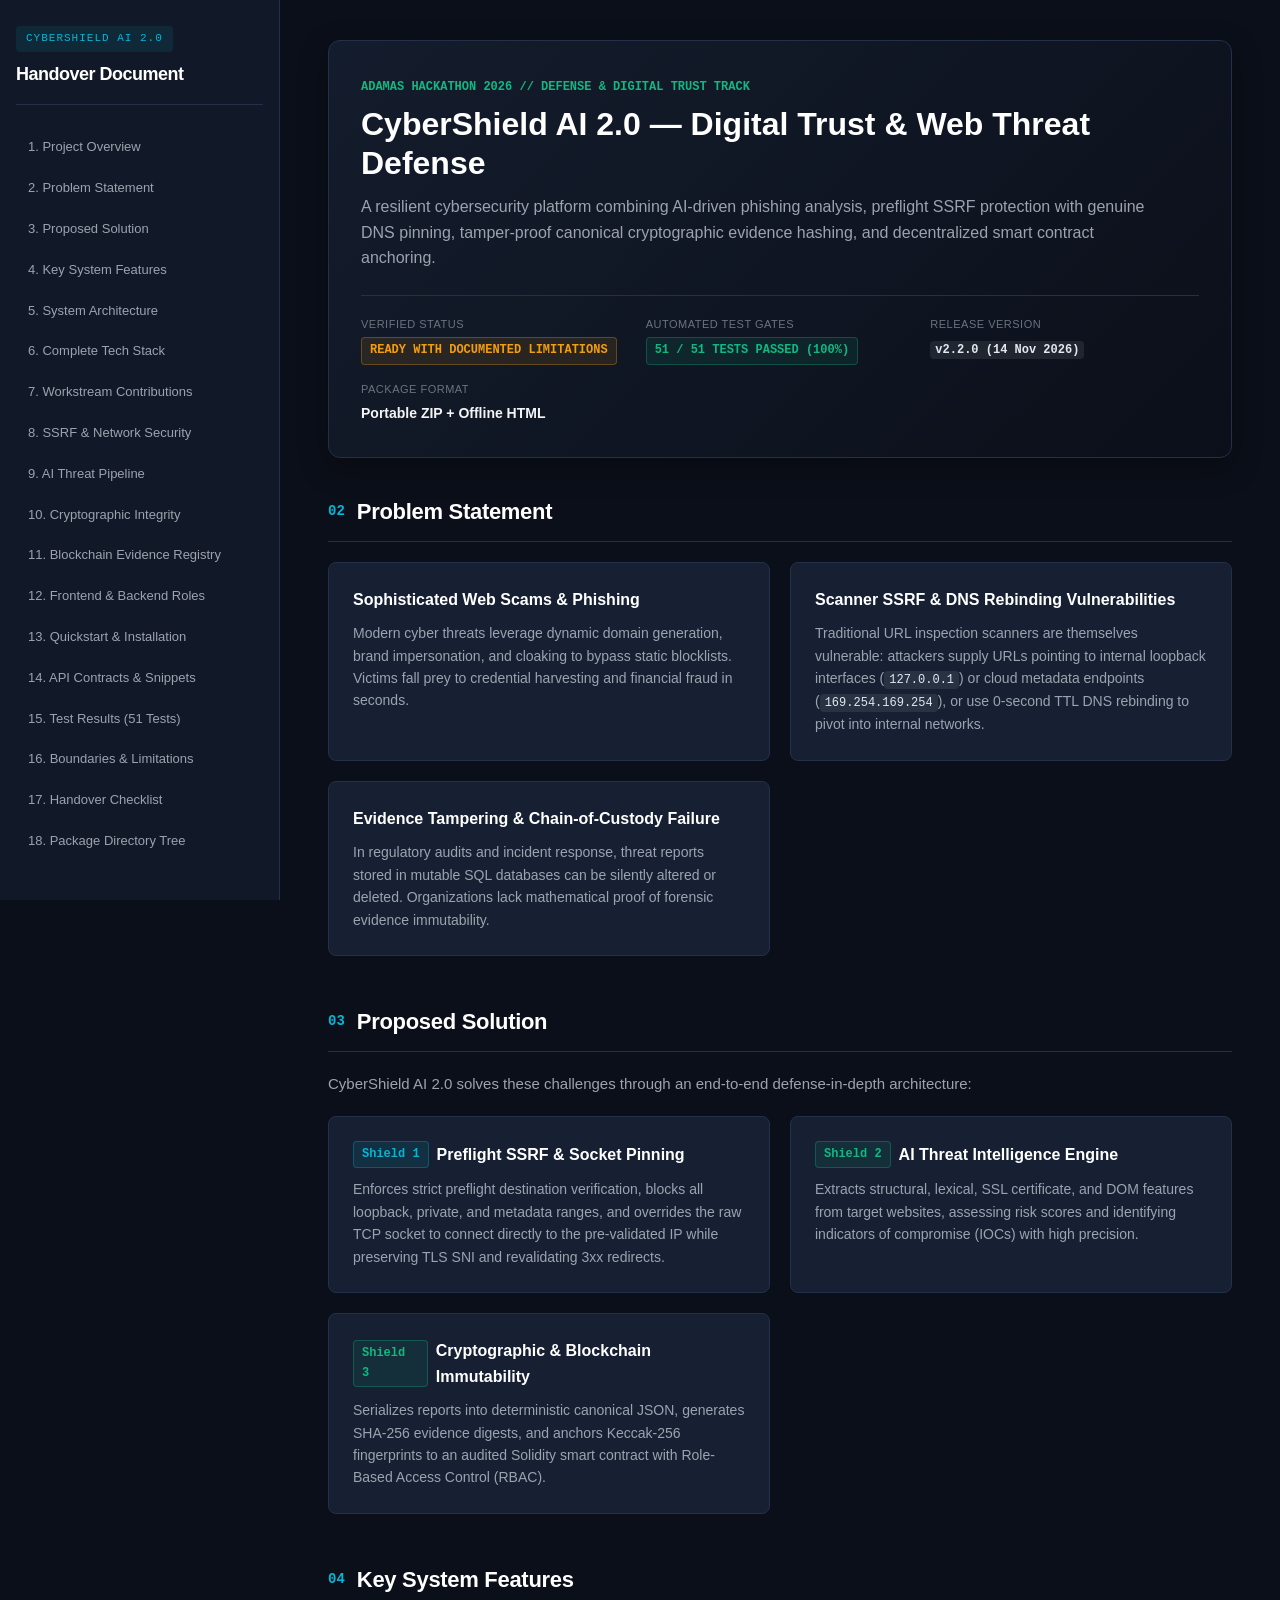
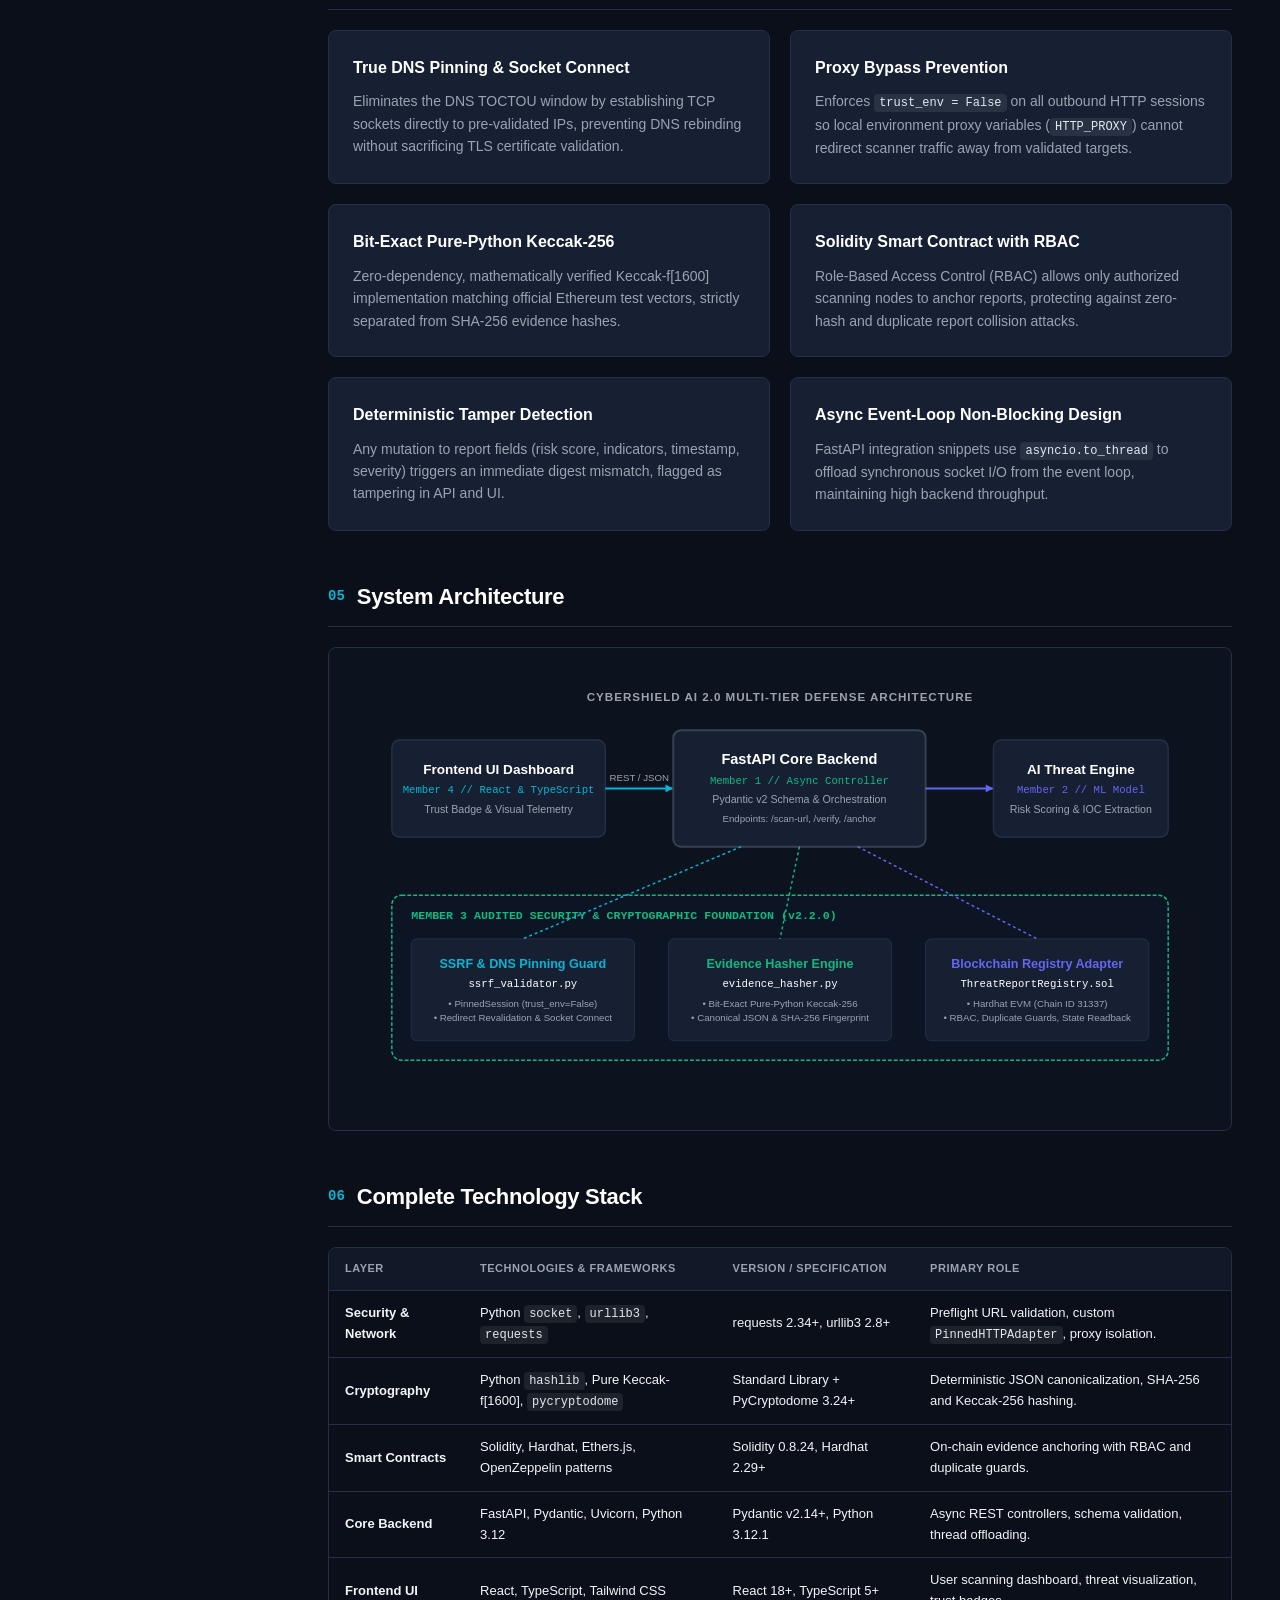
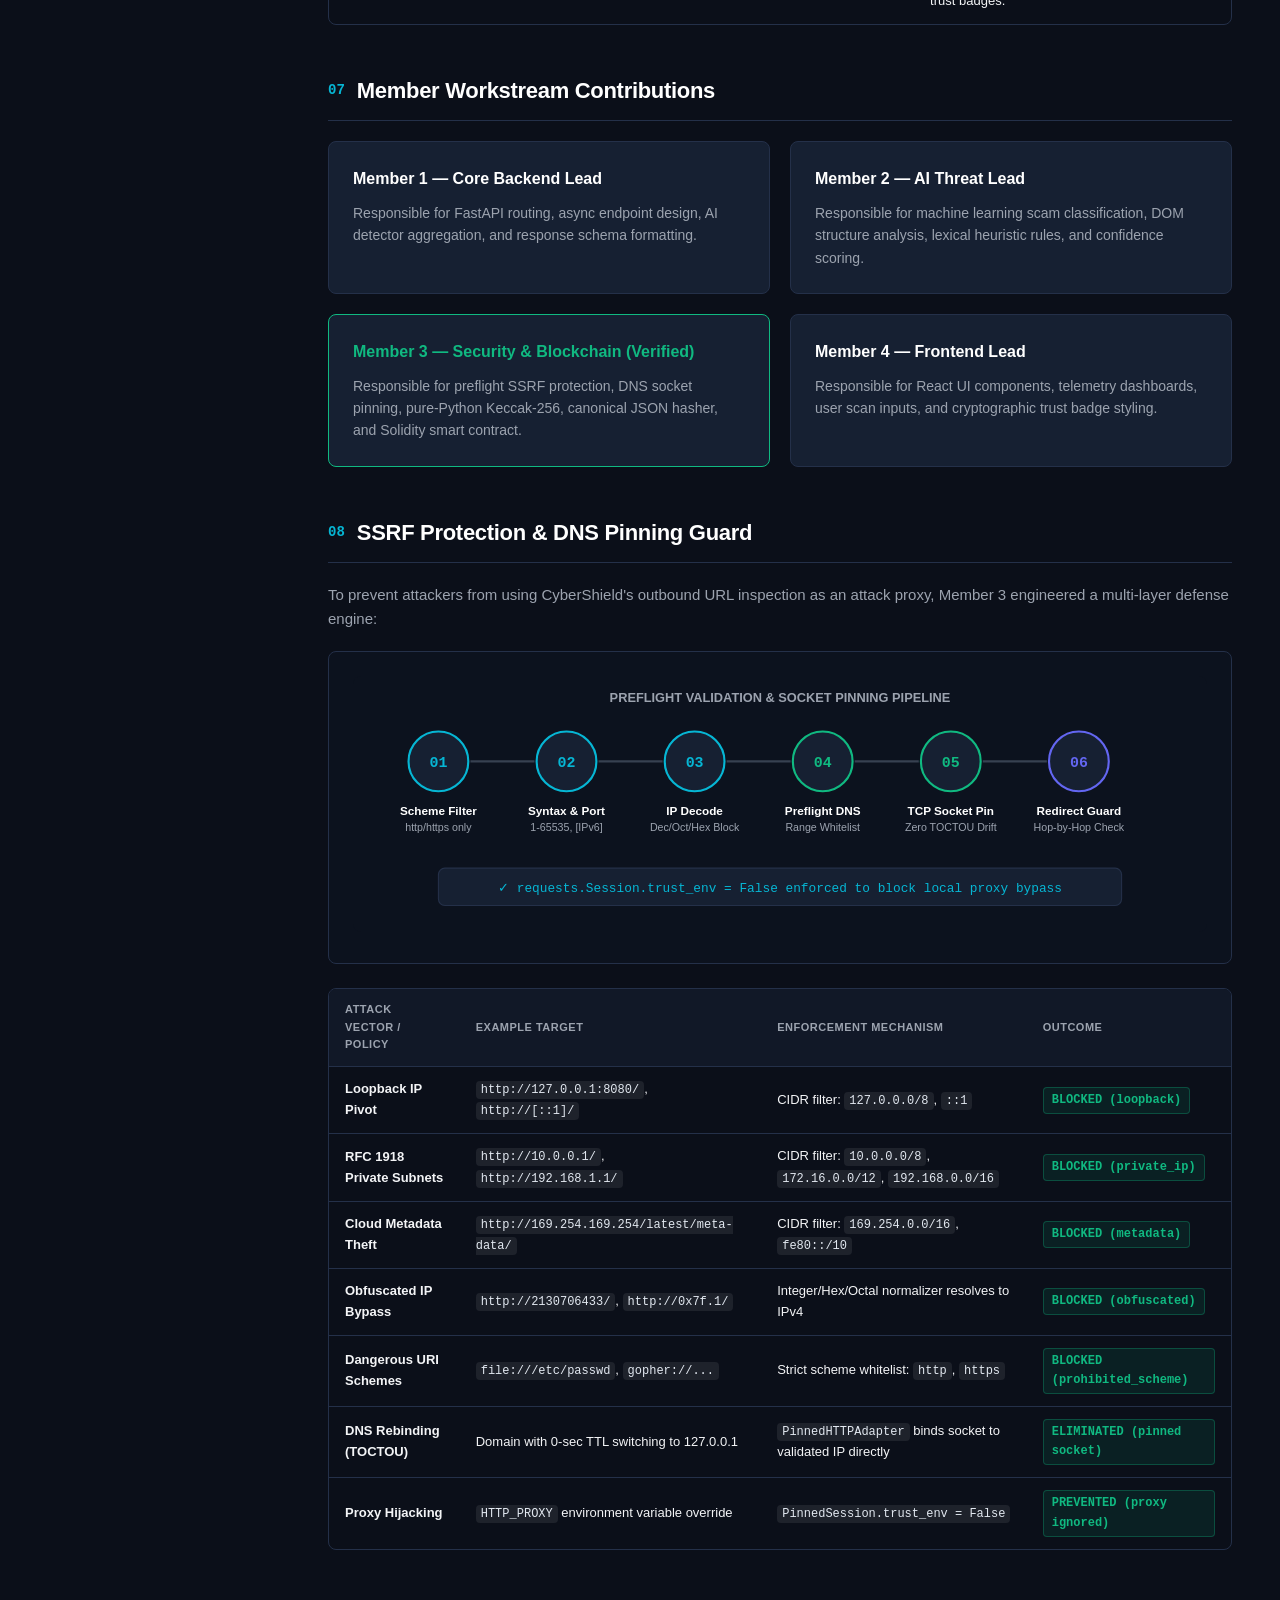
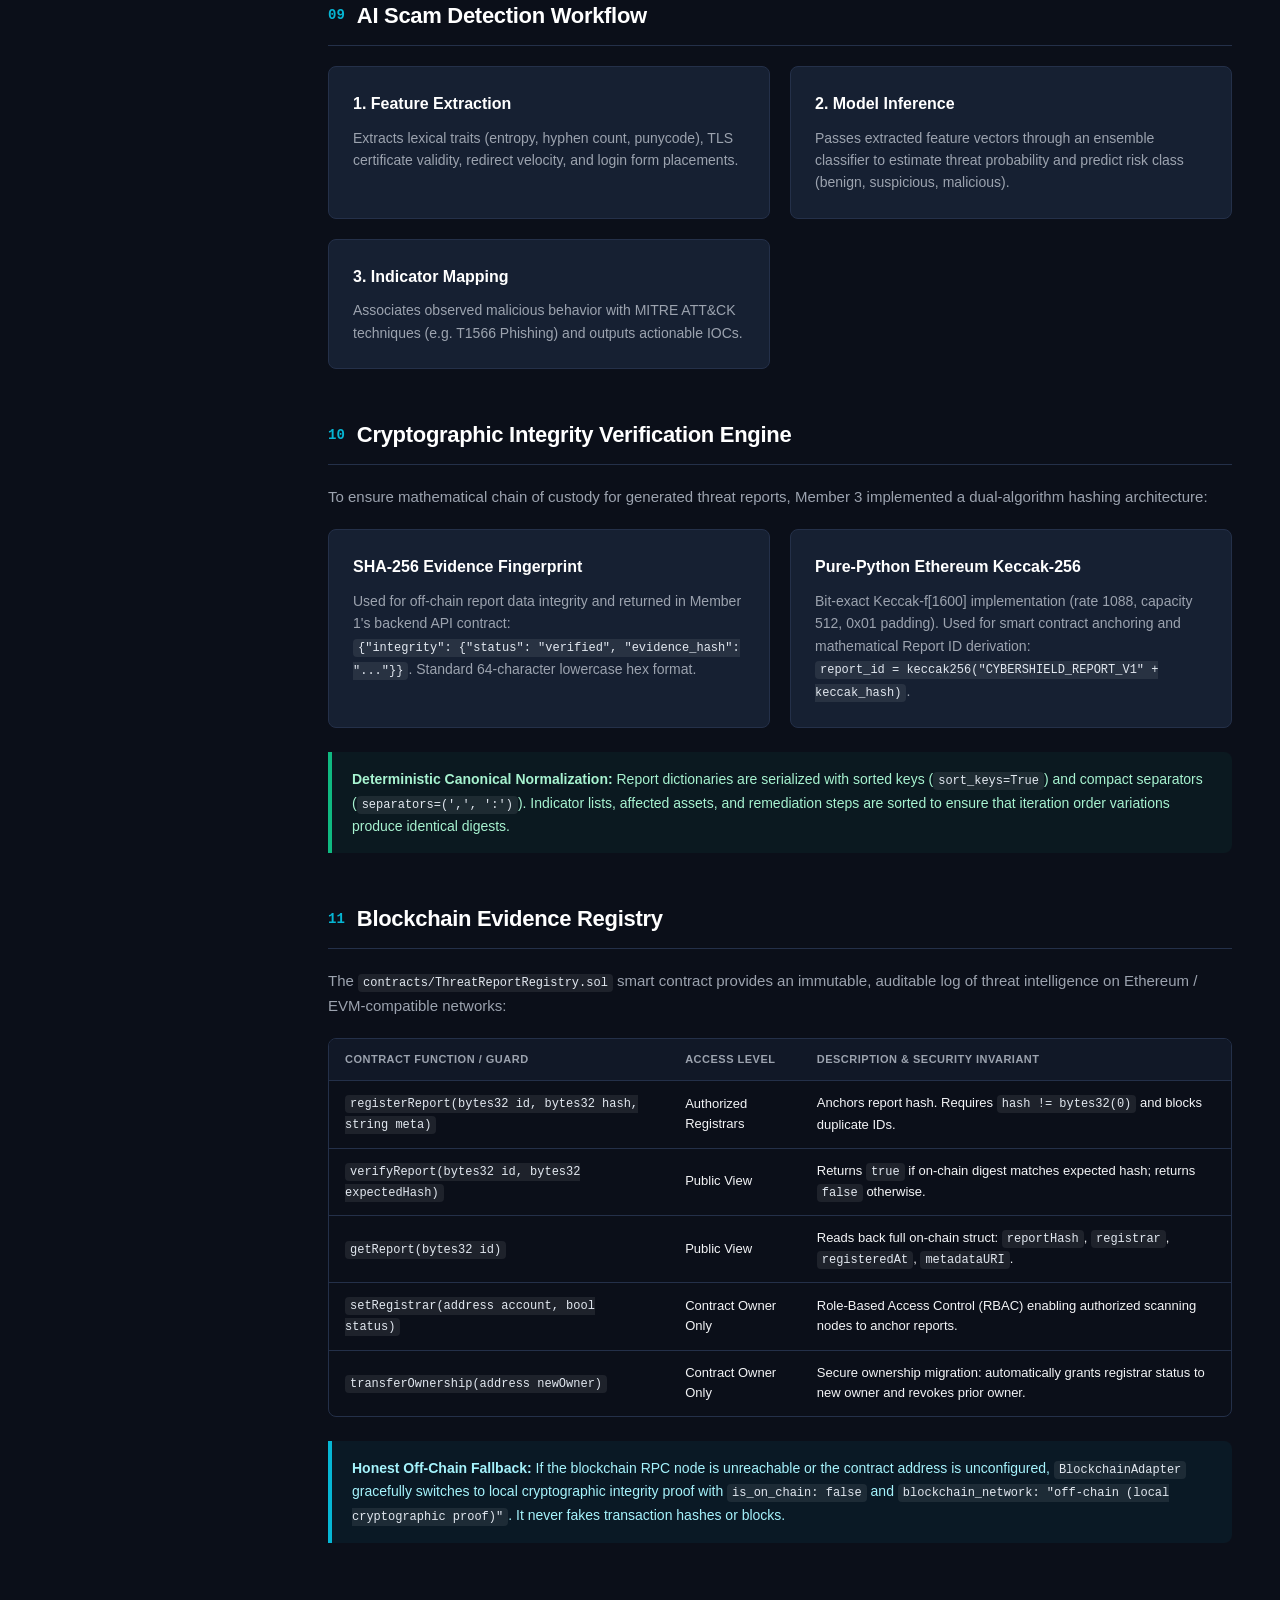
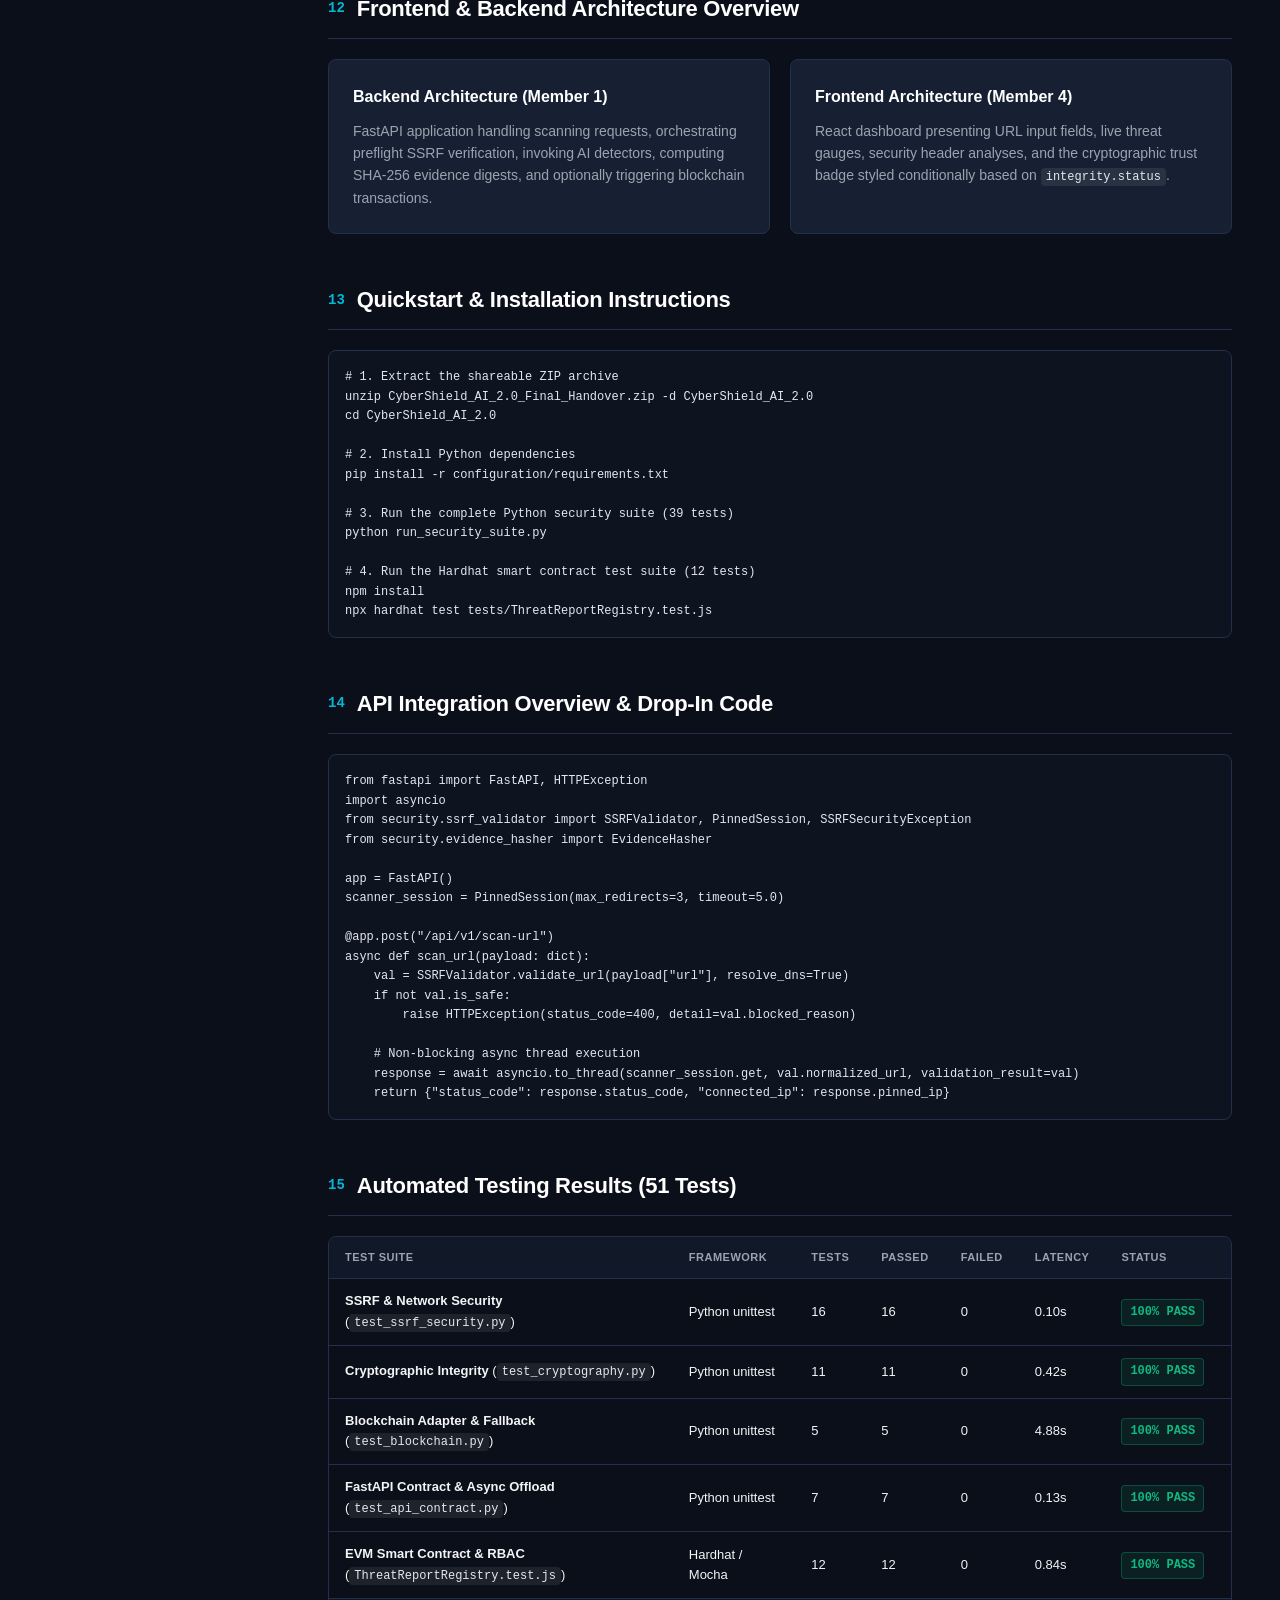
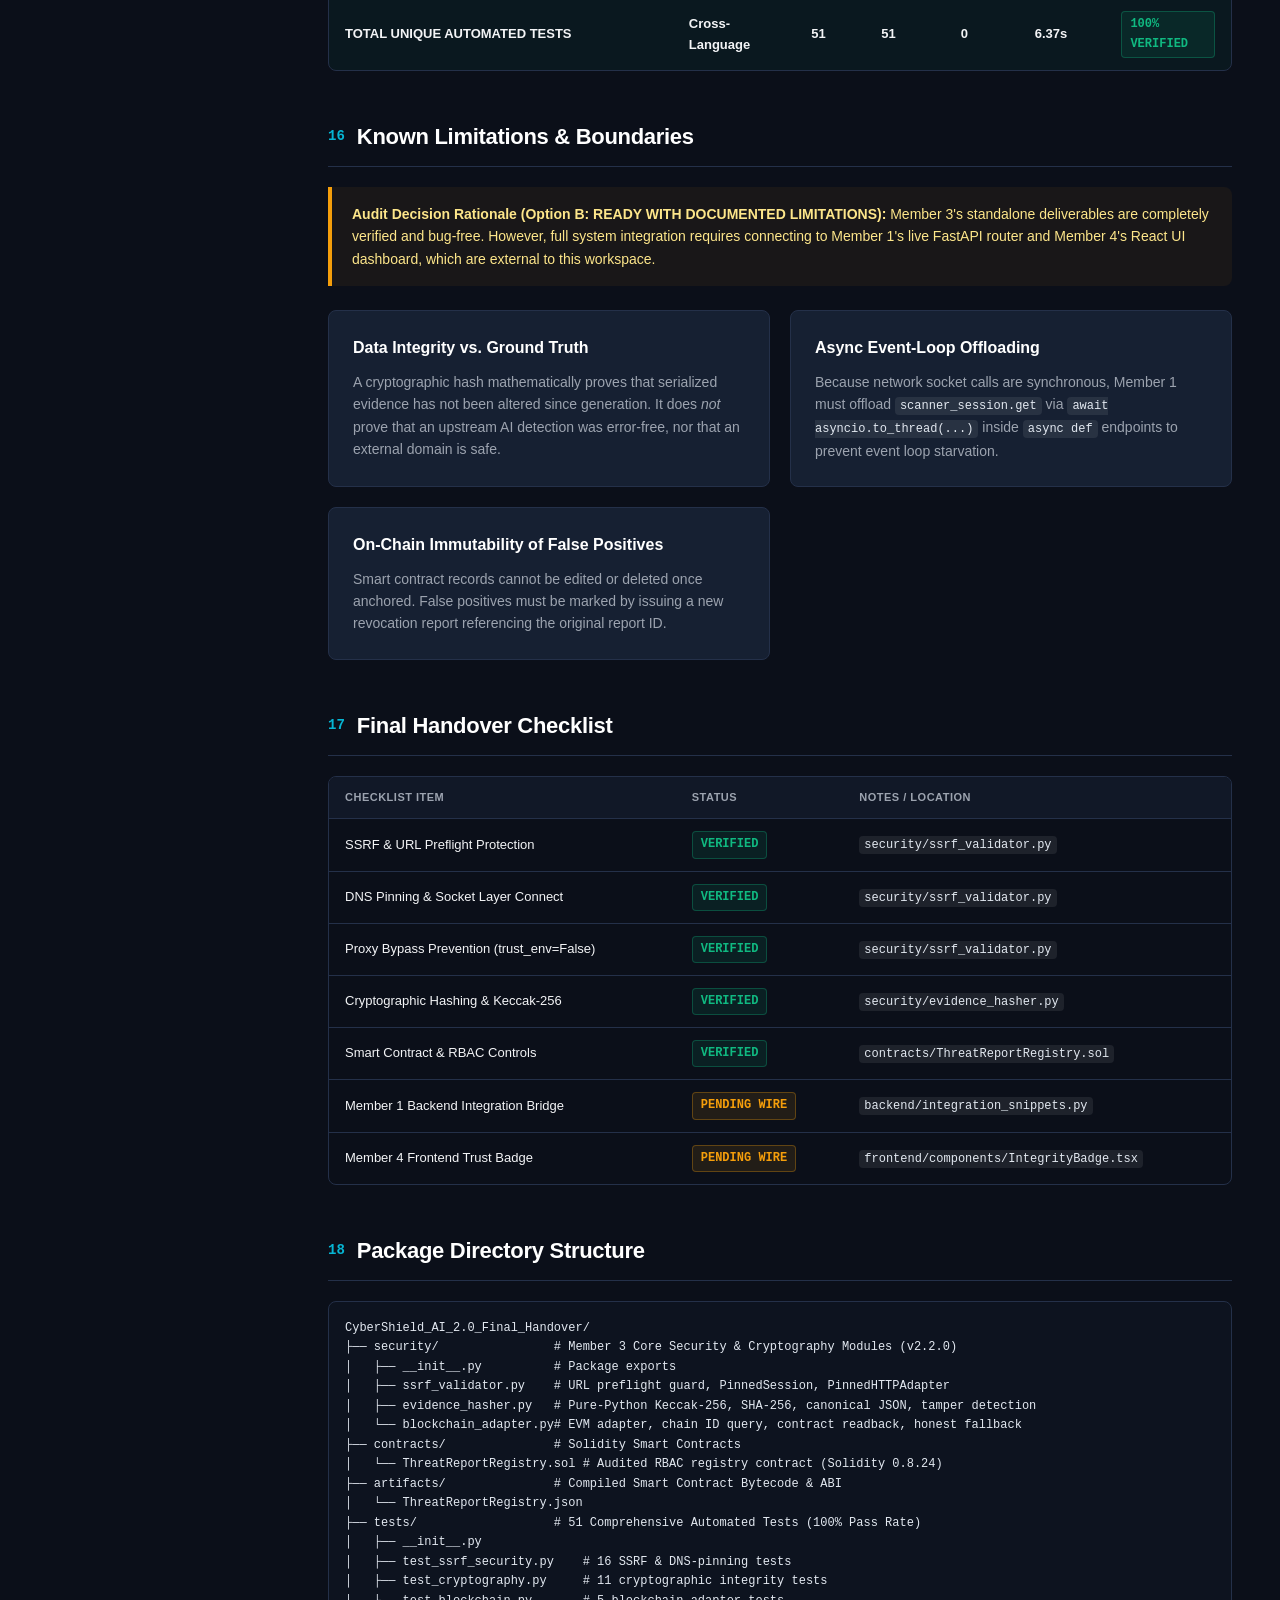
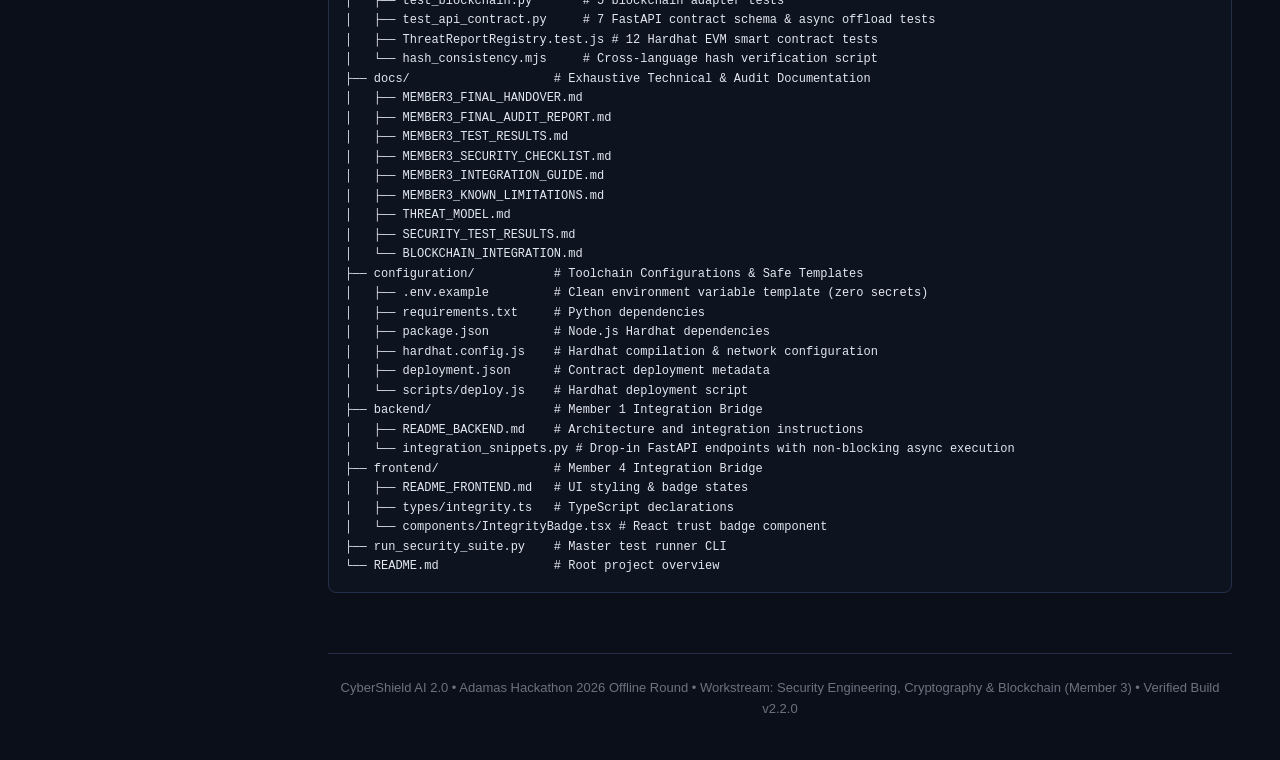
<file: Blockchain/Adamas/FINAL_SHAREABLE_PACKAGE/CyberShield_AI_2.0_Project_Handover.html>
<!DOCTYPE html>
<html lang="en">
<head>
<meta charset="UTF-8">
<meta name="viewport" content="width=device-width, initial-scale=1.0">
<title>CyberShield AI 2.0 — Technical Project Handover & Architecture Document</title>
<style>
  /* ── DESIGN SYSTEM & RESET ─────────────────────────────────────── */
  :root {
    --bg-primary: #0b0f19;
    --bg-secondary: #111827;
    --bg-card: #162032;
    --bg-card-hover: #1e293b;
    --border-color: #243049;
    --border-accent: #374151;
    --text-primary: #f3f4f6;
    --text-secondary: #9ca3af;
    --text-muted: #6b7280;
    --emerald-glow: #10b981;
    --emerald-bg: rgba(16, 185, 129, 0.1);
    --cyan-accent: #06b6d4;
    --cyan-bg: rgba(6, 182, 212, 0.1);
    --indigo-accent: #6366f1;
    --amber-warning: #f59e0b;
    --amber-bg: rgba(245, 158, 11, 0.1);
    --crimson-threat: #ef4444;
    --crimson-bg: rgba(239, 68, 68, 0.1);
    --code-bg: #0d131f;
    --font-sans: -apple-system, BlinkMacSystemFont, "Segoe UI", Roboto, Oxygen, Ubuntu, Cantarell, sans-serif;
    --font-mono: "Cascadia Code", "Fira Code", Consolas, "Courier New", monospace;
  }

  * { box-sizing: border-box; margin: 0; padding: 0; }
  body {
    background-color: var(--bg-primary);
    color: var(--text-primary);
    font-family: var(--font-sans);
    line-height: 1.6;
    font-size: 15px;
  }

  .layout-container { display: flex; min-height: 100vh; }

  .sidebar {
    width: 280px;
    background-color: var(--bg-secondary);
    border-right: 1px solid var(--border-color);
    position: sticky;
    top: 0;
    height: 100vh;
    overflow-y: auto;
    padding: 24px 16px;
    flex-shrink: 0;
  }

  .sidebar-header {
    margin-bottom: 24px;
    padding-bottom: 16px;
    border-bottom: 1px solid var(--border-color);
  }

  .brand-badge {
    display: inline-flex;
    align-items: center;
    gap: 8px;
    font-size: 11px;
    font-family: var(--font-mono);
    text-transform: uppercase;
    letter-spacing: 1px;
    color: var(--cyan-accent);
    background: var(--cyan-bg);
    padding: 4px 10px;
    border-radius: 4px;
    margin-bottom: 8px;
  }

  .brand-title {
    font-size: 18px;
    font-weight: 700;
    color: #fff;
    letter-spacing: -0.5px;
  }

  .nav-list { list-style: none; display: flex; flex-direction: column; gap: 4px; }
  .nav-link {
    display: block;
    color: var(--text-secondary);
    text-decoration: none;
    font-size: 13px;
    padding: 8px 12px;
    border-radius: 6px;
    transition: all 0.15s ease;
  }
  .nav-link:hover { color: #fff; background-color: var(--bg-card); transform: translateX(3px); }

  .main-content {
    flex: 1;
    padding: 40px 48px;
    max-width: 1200px;
  }

  .hero-card {
    background: linear-gradient(135deg, rgba(22, 32, 50, 0.8) 0%, rgba(11, 15, 25, 0.95) 100%);
    border: 1px solid var(--border-color);
    border-radius: 12px;
    padding: 32px;
    margin-bottom: 36px;
    box-shadow: 0 10px 30px rgba(0, 0, 0, 0.3);
  }

  .hero-tag {
    display: inline-block;
    color: var(--emerald-glow);
    font-family: var(--font-mono);
    font-size: 12px;
    font-weight: 600;
    margin-bottom: 8px;
  }

  .hero-title { font-size: 32px; font-weight: 800; color: #fff; margin-bottom: 12px; line-height: 1.2; }
  .hero-desc { color: var(--text-secondary); font-size: 16px; max-width: 800px; margin-bottom: 24px; }

  .meta-grid {
    display: grid;
    grid-template-columns: repeat(auto-fit, minmax(200px, 1fr));
    gap: 16px;
    padding-top: 20px;
    border-top: 1px solid var(--border-color);
  }

  .meta-item-label { font-size: 11px; text-transform: uppercase; color: var(--text-muted); letter-spacing: 0.5px; margin-bottom: 4px; }
  .meta-item-value { font-size: 14px; font-weight: 600; color: var(--text-primary); }

  .section-container { margin-bottom: 48px; scroll-margin-top: 32px; }
  .section-header {
    display: flex;
    align-items: center;
    gap: 12px;
    margin-bottom: 20px;
    padding-bottom: 12px;
    border-bottom: 1px solid var(--border-color);
  }
  .section-num { font-family: var(--font-mono); color: var(--cyan-accent); font-size: 14px; font-weight: 700; }
  .section-title { font-size: 22px; font-weight: 700; color: #fff; letter-spacing: -0.3px; }

  .card-grid {
    display: grid;
    grid-template-columns: repeat(auto-fit, minmax(320px, 1fr));
    gap: 20px;
    margin-bottom: 24px;
  }
  .card {
    background-color: var(--bg-card);
    border: 1px solid var(--border-color);
    border-radius: 8px;
    padding: 24px;
    transition: border-color 0.2s ease, transform 0.2s ease;
  }
  .card:hover { border-color: var(--cyan-accent); transform: translateY(-2px); }
  .card-title { font-size: 16px; font-weight: 600; color: #fff; margin-bottom: 10px; display: flex; align-items: center; gap: 8px; }
  .card-body { color: var(--text-secondary); font-size: 14px; }

  .pill {
    display: inline-flex;
    align-items: center;
    gap: 6px;
    padding: 3px 8px;
    border-radius: 4px;
    font-size: 12px;
    font-family: var(--font-mono);
    font-weight: 600;
  }
  .pill-green { background: var(--emerald-bg); color: var(--emerald-glow); border: 1px solid rgba(16, 185, 129, 0.3); }
  .pill-amber { background: var(--amber-bg); color: var(--amber-warning); border: 1px solid rgba(245, 158, 11, 0.3); }
  .pill-red { background: var(--crimson-bg); color: var(--crimson-threat); border: 1px solid rgba(239, 68, 68, 0.3); }
  .pill-cyan { background: var(--cyan-bg); color: var(--cyan-accent); border: 1px solid rgba(6, 182, 212, 0.3); }

  .table-responsive { overflow-x: auto; margin-bottom: 24px; border: 1px solid var(--border-color); border-radius: 8px; }
  table { width: 100%; border-collapse: collapse; font-size: 13px; text-align: left; }
  th { background-color: var(--bg-secondary); color: var(--text-secondary); padding: 12px 16px; font-weight: 600; border-bottom: 1px solid var(--border-color); text-transform: uppercase; font-size: 11px; letter-spacing: 0.5px; }
  td { padding: 12px 16px; border-bottom: 1px solid var(--border-color); color: var(--text-primary); }
  tr:last-child td { border-bottom: none; }
  tr:hover td { background-color: rgba(255, 255, 255, 0.02); }

  pre {
    background-color: var(--code-bg);
    border: 1px solid var(--border-color);
    border-radius: 8px;
    padding: 16px;
    overflow-x: auto;
    font-family: var(--font-mono);
    font-size: 13px;
    color: #e5e7eb;
    margin-bottom: 20px;
    line-height: 1.5;
  }
  code { font-family: var(--font-mono); background-color: rgba(255, 255, 255, 0.08); padding: 2px 5px; border-radius: 4px; font-size: 12px; color: #e2e8f0; }
  pre code { background-color: transparent; padding: 0; }

  .callout { border-left: 4px solid; padding: 16px 20px; border-radius: 0 8px 8px 0; margin-bottom: 24px; font-size: 14px; }
  .callout-amber { border-color: var(--amber-warning); background: rgba(245, 158, 11, 0.06); color: #fde68a; }
  .callout-green { border-color: var(--emerald-glow); background: rgba(16, 185, 129, 0.06); color: #a7f3d0; }
  .callout-cyan { border-color: var(--cyan-accent); background: rgba(6, 182, 212, 0.06); color: #a5f3fc; }

  .diagram-container { background-color: #0c121e; border: 1px solid var(--border-color); border-radius: 8px; padding: 24px; margin-bottom: 24px; text-align: center; }
  .diagram-container svg { max-width: 100%; height: auto; }

  @media print {
    .sidebar { display: none; }
    .main-content { padding: 0; max-width: 100%; }
    body { background-color: #fff; color: #000; }
    .card, pre, table, .diagram-container, .hero-card { border: 1px solid #ccc; background: #fff !important; color: #000 !important; box-shadow: none !important; }
    th { background: #f0f0f0 !important; color: #000; }
    td, .card-title, .section-title, .hero-title { color: #000 !important; }
    .pill { border: 1px solid #000; color: #000; background: transparent; }
  }

  @media (max-width: 900px) {
    .layout-container { flex-direction: column; }
    .sidebar { width: 100%; height: auto; position: static; border-right: none; border-bottom: 1px solid var(--border-color); }
    .main-content { padding: 24px 16px; }
    .card-grid { grid-template-columns: 1fr; }
  }
</style>
</head>
<body>

<div class="layout-container">

  <!-- Sticky Sidebar Navigation (All 18 Mandated Sections) -->
  <aside class="sidebar">
    <div class="sidebar-header">
      <div class="brand-badge">CyberShield AI 2.0</div>
      <h1 class="brand-title">Handover Document</h1>
    </div>
    <ul class="nav-list">
      <li><a class="nav-link" href="#sec-overview">1. Project Overview</a></li>
      <li><a class="nav-link" href="#sec-problem">2. Problem Statement</a></li>
      <li><a class="nav-link" href="#sec-solution">3. Proposed Solution</a></li>
      <li><a class="nav-link" href="#sec-features">4. Key System Features</a></li>
      <li><a class="nav-link" href="#sec-architecture">5. System Architecture</a></li>
      <li><a class="nav-link" href="#sec-stack">6. Complete Tech Stack</a></li>
      <li><a class="nav-link" href="#sec-team">7. Workstream Contributions</a></li>
      <li><a class="nav-link" href="#sec-ssrf">8. SSRF & Network Security</a></li>
      <li><a class="nav-link" href="#sec-ai">9. AI Threat Pipeline</a></li>
      <li><a class="nav-link" href="#sec-crypto">10. Cryptographic Integrity</a></li>
      <li><a class="nav-link" href="#sec-blockchain">11. Blockchain Evidence Registry</a></li>
      <li><a class="nav-link" href="#sec-frontend-backend">12. Frontend & Backend Roles</a></li>
      <li><a class="nav-link" href="#sec-install">13. Quickstart & Installation</a></li>
      <li><a class="nav-link" href="#sec-api">14. API Contracts & Snippets</a></li>
      <li><a class="nav-link" href="#sec-testing">15. Test Results (51 Tests)</a></li>
      <li><a class="nav-link" href="#sec-limitations">16. Boundaries & Limitations</a></li>
      <li><a class="nav-link" href="#sec-checklist">17. Handover Checklist</a></li>
      <li><a class="nav-link" href="#sec-tree">18. Package Directory Tree</a></li>
    </ul>
  </aside>

  <!-- Main Content -->
  <main class="main-content">

    <!-- 1. Hero Card & Project Overview -->
    <div class="hero-card" id="sec-overview">
      <div class="hero-tag">ADAMAS HACKATHON 2026 // DEFENSE & DIGITAL TRUST TRACK</div>
      <h2 class="hero-title">CyberShield AI 2.0 — Digital Trust & Web Threat Defense</h2>
      <p class="hero-desc">
        A resilient cybersecurity platform combining AI-driven phishing analysis, preflight SSRF protection with genuine DNS pinning, tamper-proof canonical cryptographic evidence hashing, and decentralized smart contract anchoring.
      </p>
      <div class="meta-grid">
        <div>
          <div class="meta-item-label">Verified Status</div>
          <div class="meta-item-value"><span class="pill pill-amber">READY WITH DOCUMENTED LIMITATIONS</span></div>
        </div>
        <div>
          <div class="meta-item-label">Automated Test Gates</div>
          <div class="meta-item-value"><span class="pill pill-green">51 / 51 TESTS PASSED (100%)</span></div>
        </div>
        <div>
          <div class="meta-item-label">Release Version</div>
          <div class="meta-item-value"><code>v2.2.0 (14 Nov 2026)</code></div>
        </div>
        <div>
          <div class="meta-item-label">Package Format</div>
          <div class="meta-item-value">Portable ZIP + Offline HTML</div>
        </div>
      </div>
    </div>

    <!-- 2. Problem Statement -->
    <section class="section-container" id="sec-problem">
      <div class="section-header">
        <span class="section-num">02</span>
        <h3 class="section-title">Problem Statement</h3>
      </div>
      <div class="card-grid">
        <div class="card">
          <h4 class="card-title">Sophisticated Web Scams & Phishing</h4>
          <p class="card-body">Modern cyber threats leverage dynamic domain generation, brand impersonation, and cloaking to bypass static blocklists. Victims fall prey to credential harvesting and financial fraud in seconds.</p>
        </div>
        <div class="card">
          <h4 class="card-title">Scanner SSRF & DNS Rebinding Vulnerabilities</h4>
          <p class="card-body">Traditional URL inspection scanners are themselves vulnerable: attackers supply URLs pointing to internal loopback interfaces (<code>127.0.0.1</code>) or cloud metadata endpoints (<code>169.254.169.254</code>), or use 0-second TTL DNS rebinding to pivot into internal networks.</p>
        </div>
        <div class="card">
          <h4 class="card-title">Evidence Tampering & Chain-of-Custody Failure</h4>
          <p class="card-body">In regulatory audits and incident response, threat reports stored in mutable SQL databases can be silently altered or deleted. Organizations lack mathematical proof of forensic evidence immutability.</p>
        </div>
      </div>
    </section>

    <!-- 3. Proposed Solution -->
    <section class="section-container" id="sec-solution">
      <div class="section-header">
        <span class="section-num">03</span>
        <h3 class="section-title">Proposed Solution</h3>
      </div>
      <p style="color: var(--text-secondary); margin-bottom: 20px;">
        CyberShield AI 2.0 solves these challenges through an end-to-end defense-in-depth architecture:
      </p>
      <div class="card-grid">
        <div class="card">
          <h4 class="card-title"><span class="pill pill-cyan">Shield 1</span> Preflight SSRF & Socket Pinning</h4>
          <p class="card-body">Enforces strict preflight destination verification, blocks all loopback, private, and metadata ranges, and overrides the raw TCP socket to connect directly to the pre-validated IP while preserving TLS SNI and revalidating 3xx redirects.</p>
        </div>
        <div class="card">
          <h4 class="card-title"><span class="pill pill-green">Shield 2</span> AI Threat Intelligence Engine</h4>
          <p class="card-body">Extracts structural, lexical, SSL certificate, and DOM features from target websites, assessing risk scores and identifying indicators of compromise (IOCs) with high precision.</p>
        </div>
        <div class="card">
          <h4 class="card-title"><span class="pill pill-green">Shield 3</span> Cryptographic & Blockchain Immutability</h4>
          <p class="card-body">Serializes reports into deterministic canonical JSON, generates SHA-256 evidence digests, and anchors Keccak-256 fingerprints to an audited Solidity smart contract with Role-Based Access Control (RBAC).</p>
        </div>
      </div>
    </section>

    <!-- 4. Key System Features -->
    <section class="section-container" id="sec-features">
      <div class="section-header">
        <span class="section-num">04</span>
        <h3 class="section-title">Key System Features</h3>
      </div>
      <div class="card-grid">
        <div class="card">
          <h4 class="card-title">True DNS Pinning & Socket Connect</h4>
          <p class="card-body">Eliminates the DNS TOCTOU window by establishing TCP sockets directly to pre-validated IPs, preventing DNS rebinding without sacrificing TLS certificate validation.</p>
        </div>
        <div class="card">
          <h4 class="card-title">Proxy Bypass Prevention</h4>
          <p class="card-body">Enforces <code>trust_env = False</code> on all outbound HTTP sessions so local environment proxy variables (<code>HTTP_PROXY</code>) cannot redirect scanner traffic away from validated targets.</p>
        </div>
        <div class="card">
          <h4 class="card-title">Bit-Exact Pure-Python Keccak-256</h4>
          <p class="card-body">Zero-dependency, mathematically verified Keccak-f[1600] implementation matching official Ethereum test vectors, strictly separated from SHA-256 evidence hashes.</p>
        </div>
        <div class="card">
          <h4 class="card-title">Solidity Smart Contract with RBAC</h4>
          <p class="card-body">Role-Based Access Control (RBAC) allows only authorized scanning nodes to anchor reports, protecting against zero-hash and duplicate report collision attacks.</p>
        </div>
        <div class="card">
          <h4 class="card-title">Deterministic Tamper Detection</h4>
          <p class="card-body">Any mutation to report fields (risk score, indicators, timestamp, severity) triggers an immediate digest mismatch, flagged as tampering in API and UI.</p>
        </div>
        <div class="card">
          <h4 class="card-title">Async Event-Loop Non-Blocking Design</h4>
          <p class="card-body">FastAPI integration snippets use <code>asyncio.to_thread</code> to offload synchronous socket I/O from the event loop, maintaining high backend throughput.</p>
        </div>
      </div>
    </section>

    <!-- 5. System Architecture Diagram -->
    <section class="section-container" id="sec-architecture">
      <div class="section-header">
        <span class="section-num">05</span>
        <h3 class="section-title">System Architecture</h3>
      </div>
      <div class="diagram-container">
        <!-- INLINE SVG ARCHITECTURE DIAGRAM -->
        <svg viewBox="0 0 880 440" xmlns="http://www.w3.org/2000/svg" style="background:#0c121e; border-radius:8px;">
          <defs>
            <linearGradient id="gradCyan" x1="0%" y1="0%" x2="100%" y2="100%">
              <stop offset="0%" stop-color="#06b6d4" stop-opacity="0.8"/>
              <stop offset="100%" stop-color="#0891b2" stop-opacity="0.4"/>
            </linearGradient>
            <linearGradient id="gradGreen" x1="0%" y1="0%" x2="100%" y2="100%">
              <stop offset="0%" stop-color="#10b981" stop-opacity="0.8"/>
              <stop offset="100%" stop-color="#059669" stop-opacity="0.4"/>
            </linearGradient>
            <linearGradient id="gradIndigo" x1="0%" y1="0%" x2="100%" y2="100%">
              <stop offset="0%" stop-color="#6366f1" stop-opacity="0.8"/>
              <stop offset="100%" stop-color="#4f46e5" stop-opacity="0.4"/>
            </linearGradient>
          </defs>

          <text x="440" y="30" fill="#9ca3af" font-size="12" font-family="sans-serif" text-anchor="middle" font-weight="600" letter-spacing="1">CYBERSHIELD AI 2.0 MULTI-TIER DEFENSE ARCHITECTURE</text>

          <!-- Client / Frontend Tier -->
          <rect x="40" y="70" width="220" height="100" rx="8" fill="#162032" stroke="#243049" stroke-width="1.5"/>
          <text x="150" y="105" fill="#fff" font-size="14" font-weight="700" text-anchor="middle">Frontend UI Dashboard</text>
          <text x="150" y="125" fill="#06b6d4" font-size="11" font-family="monospace" text-anchor="middle">Member 4 // React & TypeScript</text>
          <text x="150" y="145" fill="#9ca3af" font-size="11" text-anchor="middle">Trust Badge & Visual Telemetry</text>

          <path d="M 260 120 L 330 120" stroke="#06b6d4" stroke-width="2"/>
          <polygon points="330,120 322,116 322,124" fill="#06b6d4"/>
          <text x="295" y="112" fill="#9ca3af" font-size="10" text-anchor="middle">REST / JSON</text>

          <!-- Core Backend -->
          <rect x="330" y="60" width="260" height="120" rx="8" fill="#162032" stroke="#374151" stroke-width="2"/>
          <text x="460" y="95" fill="#fff" font-size="15" font-weight="700" text-anchor="middle">FastAPI Core Backend</text>
          <text x="460" y="115" fill="#10b981" font-size="11" font-family="monospace" text-anchor="middle">Member 1 // Async Controller</text>
          <text x="460" y="135" fill="#9ca3af" font-size="11" text-anchor="middle">Pydantic v2 Schema & Orchestration</text>
          <text x="460" y="155" fill="#9ca3af" font-size="10" text-anchor="middle">Endpoints: /scan-url, /verify, /anchor</text>

          <path d="M 590 120 L 660 120" stroke="#6366f1" stroke-width="2"/>
          <polygon points="660,120 652,116 652,124" fill="#6366f1"/>

          <!-- AI Threat Intelligence Tier -->
          <rect x="660" y="70" width="180" height="100" rx="8" fill="#162032" stroke="#243049" stroke-width="1.5"/>
          <text x="750" y="105" fill="#fff" font-size="14" font-weight="700" text-anchor="middle">AI Threat Engine</text>
          <text x="750" y="125" fill="#6366f1" font-size="11" font-family="monospace" text-anchor="middle">Member 2 // ML Model</text>
          <text x="750" y="145" fill="#9ca3af" font-size="11" text-anchor="middle">Risk Scoring & IOC Extraction</text>

          <!-- Member 3 Security Workstream Layer (Bottom Row) -->
          <rect x="40" y="230" width="800" height="170" rx="10" fill="#0d1524" stroke="#10b981" stroke-width="1.5" stroke-dasharray="4 2"/>
          <text x="60" y="255" fill="#10b981" font-size="12" font-family="monospace" font-weight="700">MEMBER 3 AUDITED SECURITY & CRYPTOGRAPHIC FOUNDATION (v2.2.0)</text>

          <rect x="60" y="275" width="230" height="105" rx="6" fill="#162032" stroke="#243049"/>
          <text x="175" y="305" fill="#06b6d4" font-size="13" font-weight="700" text-anchor="middle">SSRF & DNS Pinning Guard</text>
          <text x="175" y="325" fill="#fff" font-size="11" font-family="monospace" text-anchor="middle">ssrf_validator.py</text>
          <text x="175" y="345" fill="#9ca3af" font-size="10" text-anchor="middle">• PinnedSession (trust_env=False)</text>
          <text x="175" y="360" fill="#9ca3af" font-size="10" text-anchor="middle">• Redirect Revalidation & Socket Connect</text>

          <rect x="325" y="275" width="230" height="105" rx="6" fill="#162032" stroke="#243049"/>
          <text x="440" y="305" fill="#10b981" font-size="13" font-weight="700" text-anchor="middle">Evidence Hasher Engine</text>
          <text x="440" y="325" fill="#fff" font-size="11" font-family="monospace" text-anchor="middle">evidence_hasher.py</text>
          <text x="440" y="345" fill="#9ca3af" font-size="10" text-anchor="middle">• Bit-Exact Pure-Python Keccak-256</text>
          <text x="440" y="360" fill="#9ca3af" font-size="10" text-anchor="middle">• Canonical JSON & SHA-256 Fingerprint</text>

          <rect x="590" y="275" width="230" height="105" rx="6" fill="#162032" stroke="#243049"/>
          <text x="705" y="305" fill="#6366f1" font-size="13" font-weight="700" text-anchor="middle">Blockchain Registry Adapter</text>
          <text x="705" y="325" fill="#fff" font-size="11" font-family="monospace" text-anchor="middle">ThreatReportRegistry.sol</text>
          <text x="705" y="345" fill="#9ca3af" font-size="10" text-anchor="middle">• Hardhat EVM (Chain ID 31337)</text>
          <text x="705" y="360" fill="#9ca3af" font-size="10" text-anchor="middle">• RBAC, Duplicate Guards, State Readback</text>

          <path d="M 400 180 L 175 275" stroke="#06b6d4" stroke-width="1.5" stroke-dasharray="3 3"/>
          <path d="M 460 180 L 440 275" stroke="#10b981" stroke-width="1.5" stroke-dasharray="3 3"/>
          <path d="M 520 180 L 705 275" stroke="#6366f1" stroke-width="1.5" stroke-dasharray="3 3"/>
        </svg>
      </div>
    </section>

    <!-- 6. Technology Stack -->
    <section class="section-container" id="sec-stack">
      <div class="section-header">
        <span class="section-num">06</span>
        <h3 class="section-title">Complete Technology Stack</h3>
      </div>
      <div class="table-responsive">
        <table>
          <thead>
            <tr>
              <th>Layer</th>
              <th>Technologies & Frameworks</th>
              <th>Version / Specification</th>
              <th>Primary Role</th>
            </tr>
          </thead>
          <tbody>
            <tr>
              <td><strong>Security & Network</strong></td>
              <td>Python <code>socket</code>, <code>urllib3</code>, <code>requests</code></td>
              <td>requests 2.34+, urllib3 2.8+</td>
              <td>Preflight URL validation, custom <code>PinnedHTTPAdapter</code>, proxy isolation.</td>
            </tr>
            <tr>
              <td><strong>Cryptography</strong></td>
              <td>Python <code>hashlib</code>, Pure Keccak-f[1600], <code>pycryptodome</code></td>
              <td>Standard Library + PyCryptodome 3.24+</td>
              <td>Deterministic JSON canonicalization, SHA-256 and Keccak-256 hashing.</td>
            </tr>
            <tr>
              <td><strong>Smart Contracts</strong></td>
              <td>Solidity, Hardhat, Ethers.js, OpenZeppelin patterns</td>
              <td>Solidity 0.8.24, Hardhat 2.29+</td>
              <td>On-chain evidence anchoring with RBAC and duplicate guards.</td>
            </tr>
            <tr>
              <td><strong>Core Backend</strong></td>
              <td>FastAPI, Pydantic, Uvicorn, Python 3.12</td>
              <td>Pydantic v2.14+, Python 3.12.1</td>
              <td>Async REST controllers, schema validation, thread offloading.</td>
            </tr>
            <tr>
              <td><strong>Frontend UI</strong></td>
              <td>React, TypeScript, Tailwind CSS</td>
              <td>React 18+, TypeScript 5+</td>
              <td>User scanning dashboard, threat visualization, trust badges.</td>
            </tr>
          </tbody>
        </table>
      </div>
    </section>

    <!-- 7. Workstream Contributions -->
    <section class="section-container" id="sec-team">
      <div class="section-header">
        <span class="section-num">07</span>
        <h3 class="section-title">Member Workstream Contributions</h3>
      </div>
      <div class="card-grid">
        <div class="card">
          <h4 class="card-title">Member 1 — Core Backend Lead</h4>
          <p class="card-body">Responsible for FastAPI routing, async endpoint design, AI detector aggregation, and response schema formatting.</p>
        </div>
        <div class="card">
          <h4 class="card-title">Member 2 — AI Threat Lead</h4>
          <p class="card-body">Responsible for machine learning scam classification, DOM structure analysis, lexical heuristic rules, and confidence scoring.</p>
        </div>
        <div class="card" style="border-color: var(--emerald-glow);">
          <h4 class="card-title" style="color: var(--emerald-glow);">Member 3 — Security & Blockchain (Verified)</h4>
          <p class="card-body">Responsible for preflight SSRF protection, DNS socket pinning, pure-Python Keccak-256, canonical JSON hasher, and Solidity smart contract.</p>
        </div>
        <div class="card">
          <h4 class="card-title">Member 4 — Frontend Lead</h4>
          <p class="card-body">Responsible for React UI components, telemetry dashboards, user scan inputs, and cryptographic trust badge styling.</p>
        </div>
      </div>
    </section>

    <!-- 8. SSRF & Network Security Details -->
    <section class="section-container" id="sec-ssrf">
      <div class="section-header">
        <span class="section-num">08</span>
        <h3 class="section-title">SSRF Protection & DNS Pinning Guard</h3>
      </div>
      <p style="color: var(--text-secondary); margin-bottom: 20px;">
        To prevent attackers from using CyberShield's outbound URL inspection as an attack proxy, Member 3 engineered a multi-layer defense engine:
      </p>

      <div class="diagram-container">
        <!-- SVG SEQUENCE DIAGRAM FOR SSRF VALIDATION -->
        <svg viewBox="0 0 800 240" xmlns="http://www.w3.org/2000/svg" style="background:#0c121e; border-radius:8px;">
          <text x="400" y="24" fill="#9ca3af" font-size="12" font-family="sans-serif" text-anchor="middle" font-weight="600">PREFLIGHT VALIDATION & SOCKET PINNING PIPELINE</text>
          
          <circle cx="80" cy="80" r="28" fill="#162032" stroke="#06b6d4" stroke-width="2"/>
          <text x="80" y="85" fill="#06b6d4" font-size="14" font-family="monospace" text-anchor="middle" font-weight="700">01</text>
          <text x="80" y="130" fill="#fff" font-size="11" text-anchor="middle" font-weight="600">Scheme Filter</text>
          <text x="80" y="145" fill="#9ca3af" font-size="10" text-anchor="middle">http/https only</text>

          <line x1="110" y1="80" x2="170" y2="80" stroke="#374151" stroke-width="2"/>

          <circle cx="200" cy="80" r="28" fill="#162032" stroke="#06b6d4" stroke-width="2"/>
          <text x="200" y="85" fill="#06b6d4" font-size="14" font-family="monospace" text-anchor="middle" font-weight="700">02</text>
          <text x="200" y="130" fill="#fff" font-size="11" text-anchor="middle" font-weight="600">Syntax & Port</text>
          <text x="200" y="145" fill="#9ca3af" font-size="10" text-anchor="middle">1-65535, [IPv6]</text>

          <line x1="230" y1="80" x2="290" y2="80" stroke="#374151" stroke-width="2"/>

          <circle cx="320" cy="80" r="28" fill="#162032" stroke="#06b6d4" stroke-width="2"/>
          <text x="320" y="85" fill="#06b6d4" font-size="14" font-family="monospace" text-anchor="middle" font-weight="700">03</text>
          <text x="320" y="130" fill="#fff" font-size="11" text-anchor="middle" font-weight="600">IP Decode</text>
          <text x="320" y="145" fill="#9ca3af" font-size="10" text-anchor="middle">Dec/Oct/Hex Block</text>

          <line x1="350" y1="80" x2="410" y2="80" stroke="#374151" stroke-width="2"/>

          <circle cx="440" cy="80" r="28" fill="#162032" stroke="#10b981" stroke-width="2"/>
          <text x="440" y="85" fill="#10b981" font-size="14" font-family="monospace" text-anchor="middle" font-weight="700">04</text>
          <text x="440" y="130" fill="#fff" font-size="11" text-anchor="middle" font-weight="600">Preflight DNS</text>
          <text x="440" y="145" fill="#9ca3af" font-size="10" text-anchor="middle">Range Whitelist</text>

          <line x1="470" y1="80" x2="530" y2="80" stroke="#374151" stroke-width="2"/>

          <circle cx="560" cy="80" r="28" fill="#162032" stroke="#10b981" stroke-width="2"/>
          <text x="560" y="85" fill="#10b981" font-size="14" font-family="monospace" text-anchor="middle" font-weight="700">05</text>
          <text x="560" y="130" fill="#fff" font-size="11" text-anchor="middle" font-weight="600">TCP Socket Pin</text>
          <text x="560" y="145" fill="#9ca3af" font-size="10" text-anchor="middle">Zero TOCTOU Drift</text>

          <line x1="590" y1="80" x2="650" y2="80" stroke="#374151" stroke-width="2"/>

          <circle cx="680" cy="80" r="28" fill="#162032" stroke="#6366f1" stroke-width="2"/>
          <text x="680" y="85" fill="#6366f1" font-size="14" font-family="monospace" text-anchor="middle" font-weight="700">06</text>
          <text x="680" y="130" fill="#fff" font-size="11" text-anchor="middle" font-weight="600">Redirect Guard</text>
          <text x="680" y="145" fill="#9ca3af" font-size="10" text-anchor="middle">Hop-by-Hop Check</text>

          <rect x="80" y="180" width="640" height="35" rx="6" fill="#162032" stroke="#243049"/>
          <text x="400" y="202" fill="#06b6d4" font-size="12" font-family="monospace" text-anchor="middle">✓ requests.Session.trust_env = False enforced to block local proxy bypass</text>
        </svg>
      </div>

      <div class="table-responsive">
        <table>
          <thead>
            <tr>
              <th>Attack Vector / Policy</th>
              <th>Example Target</th>
              <th>Enforcement Mechanism</th>
              <th>Outcome</th>
            </tr>
          </thead>
          <tbody>
            <tr>
              <td><strong>Loopback IP Pivot</strong></td>
              <td><code>http://127.0.0.1:8080/</code>, <code>http://[::1]/</code></td>
              <td>CIDR filter: <code>127.0.0.0/8</code>, <code>::1</code></td>
              <td><span class="pill pill-green">BLOCKED (loopback)</span></td>
            </tr>
            <tr>
              <td><strong>RFC 1918 Private Subnets</strong></td>
              <td><code>http://10.0.0.1/</code>, <code>http://192.168.1.1/</code></td>
              <td>CIDR filter: <code>10.0.0.0/8</code>, <code>172.16.0.0/12</code>, <code>192.168.0.0/16</code></td>
              <td><span class="pill pill-green">BLOCKED (private_ip)</span></td>
            </tr>
            <tr>
              <td><strong>Cloud Metadata Theft</strong></td>
              <td><code>http://169.254.169.254/latest/meta-data/</code></td>
              <td>CIDR filter: <code>169.254.0.0/16</code>, <code>fe80::/10</code></td>
              <td><span class="pill pill-green">BLOCKED (metadata)</span></td>
            </tr>
            <tr>
              <td><strong>Obfuscated IP Bypass</strong></td>
              <td><code>http://2130706433/</code>, <code>http://0x7f.1/</code></td>
              <td>Integer/Hex/Octal normalizer resolves to IPv4</td>
              <td><span class="pill pill-green">BLOCKED (obfuscated)</span></td>
            </tr>
            <tr>
              <td><strong>Dangerous URI Schemes</strong></td>
              <td><code>file:///etc/passwd</code>, <code>gopher://...</code></td>
              <td>Strict scheme whitelist: <code>http</code>, <code>https</code></td>
              <td><span class="pill pill-green">BLOCKED (prohibited_scheme)</span></td>
            </tr>
            <tr>
              <td><strong>DNS Rebinding (TOCTOU)</strong></td>
              <td>Domain with 0-sec TTL switching to 127.0.0.1</td>
              <td><code>PinnedHTTPAdapter</code> binds socket to validated IP directly</td>
              <td><span class="pill pill-green">ELIMINATED (pinned socket)</span></td>
            </tr>
            <tr>
              <td><strong>Proxy Hijacking</strong></td>
              <td><code>HTTP_PROXY</code> environment variable override</td>
              <td><code>PinnedSession.trust_env = False</code></td>
              <td><span class="pill pill-green">PREVENTED (proxy ignored)</span></td>
            </tr>
          </tbody>
        </table>
      </div>
    </section>

    <!-- 9. AI Scam Detection Workflow -->
    <section class="section-container" id="sec-ai">
      <div class="section-header">
        <span class="section-num">09</span>
        <h3 class="section-title">AI Scam Detection Workflow</h3>
      </div>
      <div class="card-grid">
        <div class="card">
          <h4 class="card-title">1. Feature Extraction</h4>
          <p class="card-body">Extracts lexical traits (entropy, hyphen count, punycode), TLS certificate validity, redirect velocity, and login form placements.</p>
        </div>
        <div class="card">
          <h4 class="card-title">2. Model Inference</h4>
          <p class="card-body">Passes extracted feature vectors through an ensemble classifier to estimate threat probability and predict risk class (benign, suspicious, malicious).</p>
        </div>
        <div class="card">
          <h4 class="card-title">3. Indicator Mapping</h4>
          <p class="card-body">Associates observed malicious behavior with MITRE ATT&CK techniques (e.g. T1566 Phishing) and outputs actionable IOCs.</p>
        </div>
      </div>
    </section>

    <!-- 10. Cryptography & Evidence Hasher -->
    <section class="section-container" id="sec-crypto">
      <div class="section-header">
        <span class="section-num">10</span>
        <h3 class="section-title">Cryptographic Integrity Verification Engine</h3>
      </div>
      <p style="color: var(--text-secondary); margin-bottom: 20px;">
        To ensure mathematical chain of custody for generated threat reports, Member 3 implemented a dual-algorithm hashing architecture:
      </p>

      <div class="card-grid">
        <div class="card">
          <h4 class="card-title">SHA-256 Evidence Fingerprint</h4>
          <p class="card-body">
            Used for off-chain report data integrity and returned in Member 1's backend API contract:
            <br><code>{"integrity": {"status": "verified", "evidence_hash": "..."}}</code>.
            Standard 64-character lowercase hex format.
          </p>
        </div>
        <div class="card">
          <h4 class="card-title">Pure-Python Ethereum Keccak-256</h4>
          <p class="card-body">
            Bit-exact Keccak-f[1600] implementation (rate 1088, capacity 512, 0x01 padding). Used for smart contract anchoring and mathematical Report ID derivation:
            <br><code>report_id = keccak256("CYBERSHIELD_REPORT_V1" + keccak_hash)</code>.
          </p>
        </div>
      </div>

      <div class="callout callout-green">
        <strong>Deterministic Canonical Normalization:</strong> Report dictionaries are serialized with sorted keys (<code>sort_keys=True</code>) and compact separators (<code>separators=(',', ':')</code>). Indicator lists, affected assets, and remediation steps are sorted to ensure that iteration order variations produce identical digests.
      </div>
    </section>

    <!-- 11. Blockchain Evidence Registry -->
    <section class="section-container" id="sec-blockchain">
      <div class="section-header">
        <span class="section-num">11</span>
        <h3 class="section-title">Blockchain Evidence Registry</h3>
      </div>
      <p style="color: var(--text-secondary); margin-bottom: 20px;">
        The <code>contracts/ThreatReportRegistry.sol</code> smart contract provides an immutable, auditable log of threat intelligence on Ethereum / EVM-compatible networks:
      </p>

      <div class="table-responsive">
        <table>
          <thead>
            <tr>
              <th>Contract Function / Guard</th>
              <th>Access Level</th>
              <th>Description & Security Invariant</th>
            </tr>
          </thead>
          <tbody>
            <tr>
              <td><code>registerReport(bytes32 id, bytes32 hash, string meta)</code></td>
              <td>Authorized Registrars</td>
              <td>Anchors report hash. Requires <code>hash != bytes32(0)</code> and blocks duplicate IDs.</td>
            </tr>
            <tr>
              <td><code>verifyReport(bytes32 id, bytes32 expectedHash)</code></td>
              <td>Public View</td>
              <td>Returns <code>true</code> if on-chain digest matches expected hash; returns <code>false</code> otherwise.</td>
            </tr>
            <tr>
              <td><code>getReport(bytes32 id)</code></td>
              <td>Public View</td>
              <td>Reads back full on-chain struct: <code>reportHash</code>, <code>registrar</code>, <code>registeredAt</code>, <code>metadataURI</code>.</td>
            </tr>
            <tr>
              <td><code>setRegistrar(address account, bool status)</code></td>
              <td>Contract Owner Only</td>
              <td>Role-Based Access Control (RBAC) enabling authorized scanning nodes to anchor reports.</td>
            </tr>
            <tr>
              <td><code>transferOwnership(address newOwner)</code></td>
              <td>Contract Owner Only</td>
              <td>Secure ownership migration: automatically grants registrar status to new owner and revokes prior owner.</td>
            </tr>
          </tbody>
        </table>
      </div>

      <div class="callout callout-cyan">
        <strong>Honest Off-Chain Fallback:</strong> If the blockchain RPC node is unreachable or the contract address is unconfigured, <code>BlockchainAdapter</code> gracefully switches to local cryptographic integrity proof with <code>is_on_chain: false</code> and <code>blockchain_network: "off-chain (local cryptographic proof)"</code>. It never fakes transaction hashes or blocks.
      </div>
    </section>

    <!-- 12. Frontend & Backend Overview -->
    <section class="section-container" id="sec-frontend-backend">
      <div class="section-header">
        <span class="section-num">12</span>
        <h3 class="section-title">Frontend & Backend Architecture Overview</h3>
      </div>
      <div class="card-grid">
        <div class="card">
          <h4 class="card-title">Backend Architecture (Member 1)</h4>
          <p class="card-body">
            FastAPI application handling scanning requests, orchestrating preflight SSRF verification, invoking AI detectors, computing SHA-256 evidence digests, and optionally triggering blockchain transactions.
          </p>
        </div>
        <div class="card">
          <h4 class="card-title">Frontend Architecture (Member 4)</h4>
          <p class="card-body">
            React dashboard presenting URL input fields, live threat gauges, security header analyses, and the cryptographic trust badge styled conditionally based on <code>integrity.status</code>.
          </p>
        </div>
      </div>
    </section>

    <!-- 13. Installation & Execution -->
    <section class="section-container" id="sec-install">
      <div class="section-header">
        <span class="section-num">13</span>
        <h3 class="section-title">Quickstart & Installation Instructions</h3>
      </div>
      <pre><code># 1. Extract the shareable ZIP archive
unzip CyberShield_AI_2.0_Final_Handover.zip -d CyberShield_AI_2.0
cd CyberShield_AI_2.0

# 2. Install Python dependencies
pip install -r configuration/requirements.txt

# 3. Run the complete Python security suite (39 tests)
python run_security_suite.py

# 4. Run the Hardhat smart contract test suite (12 tests)
npm install
npx hardhat test tests/ThreatReportRegistry.test.js</code></pre>
    </section>

    <!-- 14. API Contracts & Snippets -->
    <section class="section-container" id="sec-api">
      <div class="section-header">
        <span class="section-num">14</span>
        <h3 class="section-title">API Integration Overview & Drop-In Code</h3>
      </div>
      <pre><code>from fastapi import FastAPI, HTTPException
import asyncio
from security.ssrf_validator import SSRFValidator, PinnedSession, SSRFSecurityException
from security.evidence_hasher import EvidenceHasher

app = FastAPI()
scanner_session = PinnedSession(max_redirects=3, timeout=5.0)

@app.post("/api/v1/scan-url")
async def scan_url(payload: dict):
    val = SSRFValidator.validate_url(payload["url"], resolve_dns=True)
    if not val.is_safe:
        raise HTTPException(status_code=400, detail=val.blocked_reason)
    
    # Non-blocking async thread execution
    response = await asyncio.to_thread(scanner_session.get, val.normalized_url, validation_result=val)
    return {"status_code": response.status_code, "connected_ip": response.pinned_ip}</code></pre>
    </section>

    <!-- 15. Testing Results & Verification -->
    <section class="section-container" id="sec-testing">
      <div class="section-header">
        <span class="section-num">15</span>
        <h3 class="section-title">Automated Testing Results (51 Tests)</h3>
      </div>
      <div class="table-responsive">
        <table>
          <thead>
            <tr>
              <th>Test Suite</th>
              <th>Framework</th>
              <th>Tests</th>
              <th>Passed</th>
              <th>Failed</th>
              <th>Latency</th>
              <th>Status</th>
            </tr>
          </thead>
          <tbody>
            <tr>
              <td><strong>SSRF & Network Security</strong> (<code>test_ssrf_security.py</code>)</td>
              <td>Python unittest</td>
              <td>16</td>
              <td>16</td>
              <td>0</td>
              <td>0.10s</td>
              <td><span class="pill pill-green">100% PASS</span></td>
            </tr>
            <tr>
              <td><strong>Cryptographic Integrity</strong> (<code>test_cryptography.py</code>)</td>
              <td>Python unittest</td>
              <td>11</td>
              <td>11</td>
              <td>0</td>
              <td>0.42s</td>
              <td><span class="pill pill-green">100% PASS</span></td>
            </tr>
            <tr>
              <td><strong>Blockchain Adapter & Fallback</strong> (<code>test_blockchain.py</code>)</td>
              <td>Python unittest</td>
              <td>5</td>
              <td>5</td>
              <td>0</td>
              <td>4.88s</td>
              <td><span class="pill pill-green">100% PASS</span></td>
            </tr>
            <tr>
              <td><strong>FastAPI Contract & Async Offload</strong> (<code>test_api_contract.py</code>)</td>
              <td>Python unittest</td>
              <td>7</td>
              <td>7</td>
              <td>0</td>
              <td>0.13s</td>
              <td><span class="pill pill-green">100% PASS</span></td>
            </tr>
            <tr>
              <td><strong>EVM Smart Contract & RBAC</strong> (<code>ThreatReportRegistry.test.js</code>)</td>
              <td>Hardhat / Mocha</td>
              <td>12</td>
              <td>12</td>
              <td>0</td>
              <td>0.84s</td>
              <td><span class="pill pill-green">100% PASS</span></td>
            </tr>
            <tr style="font-weight:700; background:rgba(16, 185, 129, 0.05);">
              <td>TOTAL UNIQUE AUTOMATED TESTS</td>
              <td>Cross-Language</td>
              <td>51</td>
              <td>51</td>
              <td>0</td>
              <td>6.37s</td>
              <td><span class="pill pill-green">100% VERIFIED</span></td>
            </tr>
          </tbody>
        </table>
      </div>
    </section>

    <!-- 16. Limitations & Integration Boundaries -->
    <section class="section-container" id="sec-limitations">
      <div class="section-header">
        <span class="section-num">16</span>
        <h3 class="section-title">Known Limitations & Boundaries</h3>
      </div>
      <div class="callout callout-amber">
        <strong>Audit Decision Rationale (Option B: READY WITH DOCUMENTED LIMITATIONS):</strong>
        Member 3's standalone deliverables are completely verified and bug-free. However, full system integration requires connecting to Member 1's live FastAPI router and Member 4's React UI dashboard, which are external to this workspace.
      </div>
      <div class="card-grid">
        <div class="card">
          <h4 class="card-title">Data Integrity vs. Ground Truth</h4>
          <p class="card-body">A cryptographic hash mathematically proves that serialized evidence has not been altered since generation. It does <em>not</em> prove that an upstream AI detection was error-free, nor that an external domain is safe.</p>
        </div>
        <div class="card">
          <h4 class="card-title">Async Event-Loop Offloading</h4>
          <p class="card-body">Because network socket calls are synchronous, Member 1 must offload <code>scanner_session.get</code> via <code>await asyncio.to_thread(...)</code> inside <code>async def</code> endpoints to prevent event loop starvation.</p>
        </div>
        <div class="card">
          <h4 class="card-title">On-Chain Immutability of False Positives</h4>
          <p class="card-body">Smart contract records cannot be edited or deleted once anchored. False positives must be marked by issuing a new revocation report referencing the original report ID.</p>
        </div>
      </div>
    </section>

    <!-- 17. Final Handover Checklist -->
    <section class="section-container" id="sec-checklist">
      <div class="section-header">
        <span class="section-num">17</span>
        <h3 class="section-title">Final Handover Checklist</h3>
      </div>
      <div class="table-responsive">
        <table>
          <thead>
            <tr>
              <th>Checklist Item</th>
              <th>Status</th>
              <th>Notes / Location</th>
            </tr>
          </thead>
          <tbody>
            <tr><td>SSRF & URL Preflight Protection</td><td><span class="pill pill-green">VERIFIED</span></td><td><code>security/ssrf_validator.py</code></td></tr>
            <tr><td>DNS Pinning & Socket Layer Connect</td><td><span class="pill pill-green">VERIFIED</span></td><td><code>security/ssrf_validator.py</code></td></tr>
            <tr><td>Proxy Bypass Prevention (trust_env=False)</td><td><span class="pill pill-green">VERIFIED</span></td><td><code>security/ssrf_validator.py</code></td></tr>
            <tr><td>Cryptographic Hashing & Keccak-256</td><td><span class="pill pill-green">VERIFIED</span></td><td><code>security/evidence_hasher.py</code></td></tr>
            <tr><td>Smart Contract & RBAC Controls</td><td><span class="pill pill-green">VERIFIED</span></td><td><code>contracts/ThreatReportRegistry.sol</code></td></tr>
            <tr><td>Member 1 Backend Integration Bridge</td><td><span class="pill pill-amber">PENDING WIRE</span></td><td><code>backend/integration_snippets.py</code></td></tr>
            <tr><td>Member 4 Frontend Trust Badge</td><td><span class="pill pill-amber">PENDING WIRE</span></td><td><code>frontend/components/IntegrityBadge.tsx</code></td></tr>
          </tbody>
        </table>
      </div>
    </section>

    <!-- 18. Package Directory Tree -->
    <section class="section-container" id="sec-tree">
      <div class="section-header">
        <span class="section-num">18</span>
        <h3 class="section-title">Package Directory Structure</h3>
      </div>
      <pre><code>CyberShield_AI_2.0_Final_Handover/
├── security/                # Member 3 Core Security & Cryptography Modules (v2.2.0)
│   ├── __init__.py          # Package exports
│   ├── ssrf_validator.py    # URL preflight guard, PinnedSession, PinnedHTTPAdapter
│   ├── evidence_hasher.py   # Pure-Python Keccak-256, SHA-256, canonical JSON, tamper detection
│   └── blockchain_adapter.py# EVM adapter, chain ID query, contract readback, honest fallback
├── contracts/               # Solidity Smart Contracts
│   └── ThreatReportRegistry.sol # Audited RBAC registry contract (Solidity 0.8.24)
├── artifacts/               # Compiled Smart Contract Bytecode & ABI
│   └── ThreatReportRegistry.json
├── tests/                   # 51 Comprehensive Automated Tests (100% Pass Rate)
│   ├── __init__.py
│   ├── test_ssrf_security.py    # 16 SSRF & DNS-pinning tests
│   ├── test_cryptography.py     # 11 cryptographic integrity tests
│   ├── test_blockchain.py       # 5 blockchain adapter tests
│   ├── test_api_contract.py     # 7 FastAPI contract schema & async offload tests
│   ├── ThreatReportRegistry.test.js # 12 Hardhat EVM smart contract tests
│   └── hash_consistency.mjs     # Cross-language hash verification script
├── docs/                    # Exhaustive Technical & Audit Documentation
│   ├── MEMBER3_FINAL_HANDOVER.md
│   ├── MEMBER3_FINAL_AUDIT_REPORT.md
│   ├── MEMBER3_TEST_RESULTS.md
│   ├── MEMBER3_SECURITY_CHECKLIST.md
│   ├── MEMBER3_INTEGRATION_GUIDE.md
│   ├── MEMBER3_KNOWN_LIMITATIONS.md
│   ├── THREAT_MODEL.md
│   ├── SECURITY_TEST_RESULTS.md
│   └── BLOCKCHAIN_INTEGRATION.md
├── configuration/           # Toolchain Configurations & Safe Templates
│   ├── .env.example         # Clean environment variable template (zero secrets)
│   ├── requirements.txt     # Python dependencies
│   ├── package.json         # Node.js Hardhat dependencies
│   ├── hardhat.config.js    # Hardhat compilation & network configuration
│   ├── deployment.json      # Contract deployment metadata
│   └── scripts/deploy.js    # Hardhat deployment script
├── backend/                 # Member 1 Integration Bridge
│   ├── README_BACKEND.md    # Architecture and integration instructions
│   └── integration_snippets.py # Drop-in FastAPI endpoints with non-blocking async execution
├── frontend/                # Member 4 Integration Bridge
│   ├── README_FRONTEND.md   # UI styling & badge states
│   ├── types/integrity.ts   # TypeScript declarations
│   └── components/IntegrityBadge.tsx # React trust badge component
├── run_security_suite.py    # Master test runner CLI
└── README.md                # Root project overview</code></pre>
    </section>

    <!-- Footer -->
    <footer style="margin-top: 60px; padding-top: 24px; border-top: 1px solid var(--border-color); color: var(--text-muted); font-size: 13px; text-align: center;">
      CyberShield AI 2.0 &bull; Adamas Hackathon 2026 Offline Round &bull; Workstream: Security Engineering, Cryptography & Blockchain (Member 3) &bull; Verified Build v2.2.0
    </footer>

  </main>
</div>

</body>
</html>
</file>
